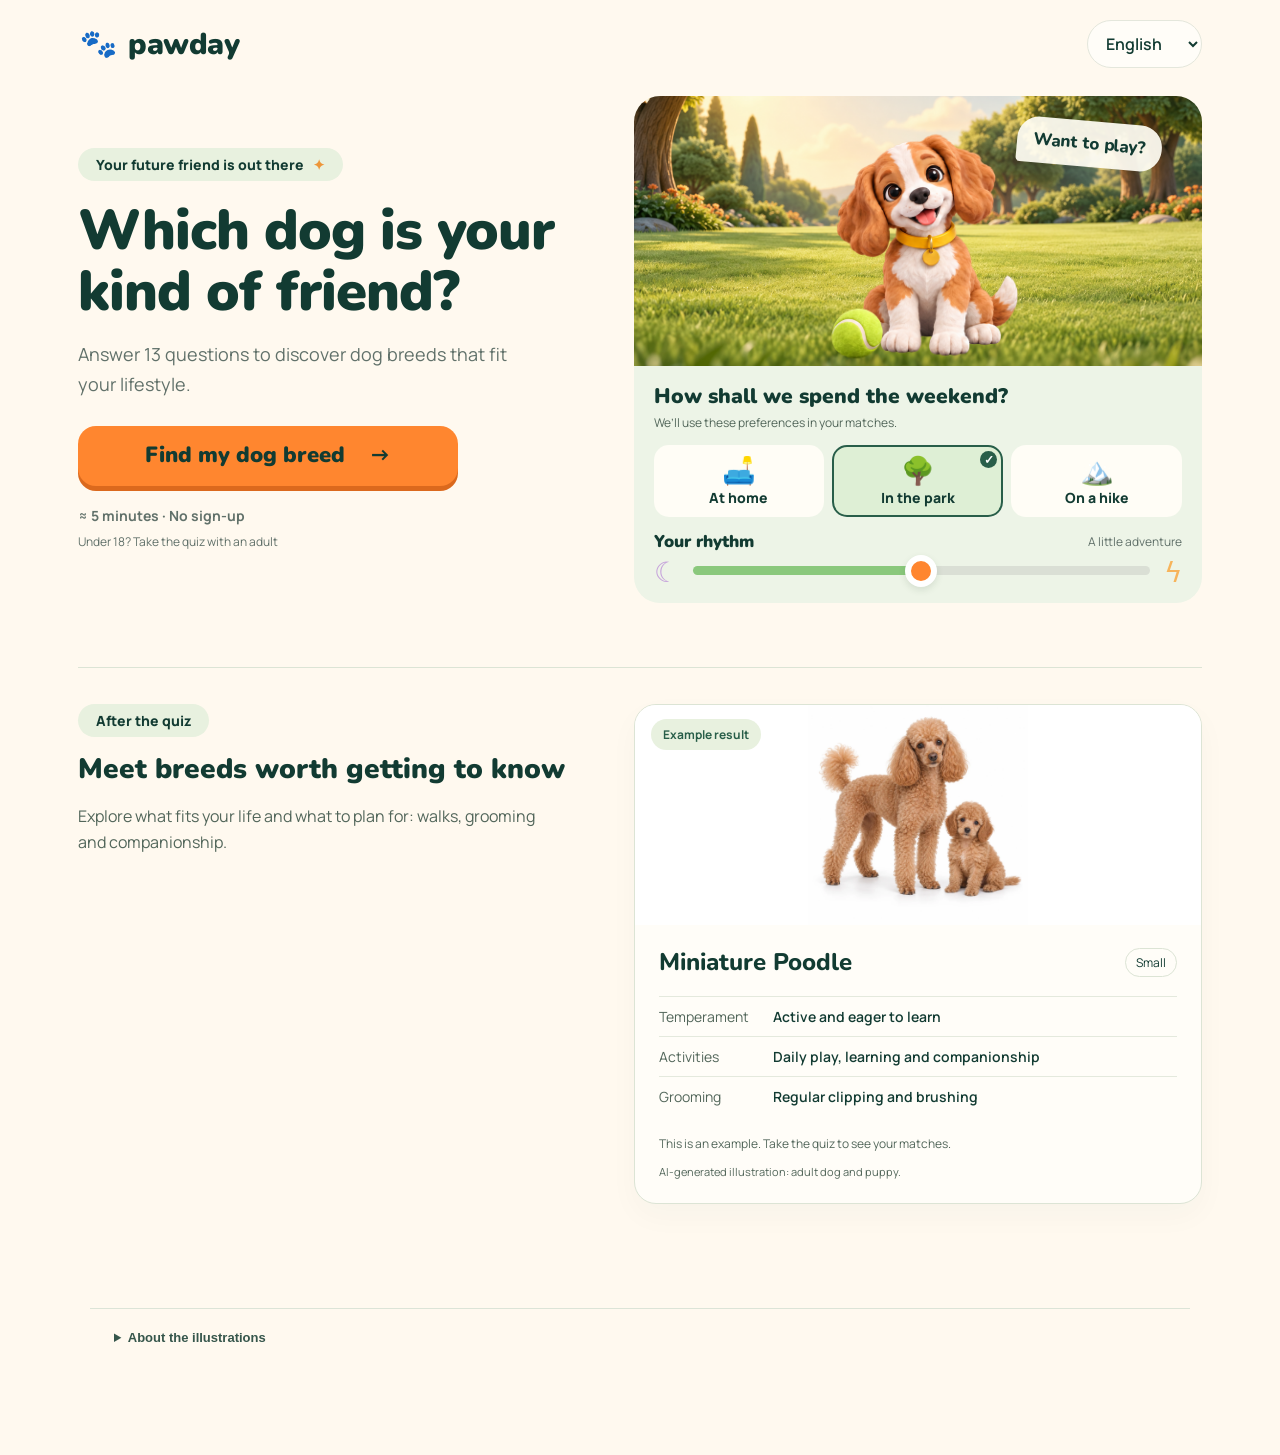
<file: index.html>
<!doctype html><html lang="en"><head><base href="./"><meta charset="UTF-8"><meta name="viewport" content="width=device-width,initial-scale=1,viewport-fit=cover"><meta name="theme-color" content="#FF7A30"><title>Pawday — Smart Dog Breed Finder</title><meta name="description" content="Find a dog breed that fits your lifestyle."><link rel="icon" type="image/png" href="assets/icons/icon-192.png"><link rel="stylesheet" href="style.css"><link rel="stylesheet" href="youth-ui.css?v=24"><link rel="stylesheet" href="redesign.css?v=34"><link rel="stylesheet" href="playful.css?v=36"><link rel="stylesheet" href="results-design.css?v=53"><link rel="stylesheet" href="live-counter.css?v=47"><link rel="stylesheet" href="quiz-groups.css?v=51"><link rel="stylesheet" href="result-sharing.css?v=56"><link rel="manifest" href="manifest.json"><meta name="mobile-web-app-capable" content="yes"><meta name="apple-mobile-web-app-capable" content="yes"><meta name="apple-mobile-web-app-status-bar-style" content="default"><meta name="apple-mobile-web-app-title" content="Pawday"><link rel="apple-touch-icon" href="assets/icons/apple-touch-icon.png"><link rel="stylesheet" href="pwa/theme.css"></head><body><a class="skip-link" href="#app">Skip to content</a><header><a class="brand" href="#" aria-label="Pawday"><span class="brand-icon" aria-hidden="true">🐾</span><span>pawday</span></a><div class="headright"><span id="prototype" class="badge"></span><select id="language" aria-label="Language"><option value="ru">Русский</option><option value="en">English</option><option value="zh">简体中文</option></select></div></header><main id="app"></main><script src="breeds.js?v=32"></script><script src="breed-evidence.js?v=32"></script><script src="app.js?v=51"></script><script src="breed-photos.js?v=58"></script><script src="breed-ratings.js?v=32"></script><script src="matching.js?v=54"></script><script src="youth-ui.js?v=31"></script><script src="breed-coats.js?v=34"></script><script src="coat-preferences.js?v=45"></script><script src="database-v6.js?v=55"></script><script src="database-v6-adapter.js?v=39"></script><script src="adult-puppy-photos.js?v=20261027-prod1"></script><script src="pwa/cat-review.js?v=57"></script><script src="pwa/matcher-v6.js?v=51"></script><script src="matcher-v2-ui.js?v=51"></script><script src="live-counter.js?v=51"></script><script src="quiz-groups.js?v=51"></script><script src="redesign.js?v=51"></script><script src="playful.js?v=51"></script><script src="results-design.js?v=47&build=49"></script><script src="pwa/cat-guidance-ui.js?v=57"></script><script src="share-core.js?v=56"></script><script src="result-sharing.js?v=56"></script><script src="pwa/adult-puppy-credits.js?v=20261027-prod1"></script><script src="pwa/ownership-guidance-ui.js?v=59"></script><script src="pwa/rhythm.js"></script><script src="pwa/locales.js"></script><script src="pwa/register.js"></script></body></html>
</file>
<file: style.css>
@import url('https://fonts.googleapis.com/css2?family=Manrope:wght@400;500;600;700;800&display=swap');
:root{font-family:Manrope,Arial,sans-serif;color:#172345;background:#f4f6fb;font-size:16px}*{box-sizing:border-box}body{margin:0}button,select{font:inherit}button,a,select{-webkit-tap-highlight-color:transparent}button{cursor:pointer}header{height:94px;max-width:1320px;margin:auto;padding:20px 40px;display:flex;align-items:center;justify-content:space-between}.brand{font-size:34px;font-weight:800;letter-spacing:-1.5px;text-decoration:none;color:#2349db;display:flex;align-items:center;gap:9px}.headright{display:flex;gap:18px;align-items:center}.badge{font-size:13px;border:1px solid #d4dbe9;border-radius:30px;padding:7px 12px;color:#52607d}select{padding:10px 12px;border:1px solid #cbd2e1;border-radius:12px;background:white;color:#172345;max-width:100%}main{max-width:1240px;margin:16px auto 40px}.shell{display:grid;grid-template-columns:390px 1fr;min-height:710px;background:white;border-radius:30px;overflow:hidden;box-shadow:0 14px 70px #17336e0a}.companion{background:#2349db;color:white;padding:38px 34px;display:flex;flex-direction:column;position:relative}.eyebrow{font-size:13px;font-weight:800;letter-spacing:1.8px;text-transform:uppercase}.companion h2{font-size:36px;line-height:1.16;letter-spacing:-1px;margin:20px 0 10px}.companion p{line-height:1.7;color:#e0e7ff;margin:0}.mascot{width:100%;aspect-ratio:1;object-fit:cover;border-radius:28px;margin:24px 0 18px}.trail{margin-top:auto;display:flex;gap:7px}.trail span{height:6px;background:#ffffff40;border-radius:10px;flex:1}.trail span.done{background:#ffdb69}.helper{margin-top:17px!important;font-size:14px}.work{padding:48px 54px;display:flex;flex-direction:column}.topline{display:flex;justify-content:space-between;align-items:center;color:#64708c;font-size:14px;gap:15px}.chapter{color:#2349db;font-weight:800}.progress{height:5px;background:#e9edf7;border-radius:8px;margin:18px 0 34px;overflow:hidden}.progress div{height:100%;background:#2349db;transition:width .3s}.work h1{font-size:38px;letter-spacing:-1.2px;line-height:1.22;margin:0 0 14px}.intro h1{font-size:52px;line-height:1.12}.sub{line-height:1.7;color:#64708c;margin:0 0 26px}.choices{display:grid;grid-template-columns:1fr 1fr;gap:12px;margin:6px 0 24px}.choice{min-height:96px;border:1.5px solid #dce2ed;background:#fff;border-radius:16px;padding:18px;text-align:left;display:flex;align-items:center;gap:12px;color:#243254;font-weight:600;transition:.15s}.choice:hover{background:#f7f9ff;border-color:#9ab0ff}.choice.selected{background:#edf2ff;border:2px solid #2349db;padding:17.5px;color:#1d3cc1}.ico{font-size:29px;flex-shrink:0}.check{margin-left:auto;color:#2349db;font-size:20px}.bottom{margin-top:auto;display:flex;align-items:center;justify-content:space-between;gap:16px;padding-top:22px}.primary{background:#2349db;color:white;border:0;border-radius:14px;padding:16px 26px;font-weight:700;box-shadow:0 5px 0 #1836aa;min-height:54px}.primary:hover{background:#1d3cc1}.primary:disabled{background:#d8deed;box-shadow:none;color:#78839e;cursor:default}.back,.textbutton{background:none;border:0;color:#60708e;padding:12px 0;font-weight:600}.yellow{background:#ffdd73;color:#172345;box-shadow:0 5px 0 #dcb750}.facts{display:flex;flex-wrap:wrap;gap:10px;margin:10px 0 35px}.facts span{background:#f0f3fa;border-radius:25px;padding:10px 14px;font-size:14px}.intro .eyebrow{color:#2349db;margin:10px 0 22px}.previewnote{padding:16px 18px;border-radius:14px;background:#f4f6fb;color:#61708d;font-size:14px;line-height:1.6;margin-top:28px}.result-wrap{background:white;border-radius:28px;padding:38px}.result-wrap h1{font-size:40px;letter-spacing:-1px;margin:12px 0}.result-top{display:flex;justify-content:space-between;gap:20px;align-items:center}.result-grid{display:grid;grid-template-columns:repeat(3,1fr);gap:18px;margin:28px 0}.dogcard{border:1px solid #dce2ed;border-radius:22px;padding:25px;display:flex;flex-direction:column}.dogcard:first-child{border:2px solid #2349db}.rank{font-weight:800;font-size:13px;color:#2349db;letter-spacing:1px}.dogcard h2{font-size:25px;line-height:1.3;margin:18px 0 5px}.latin{color:#758099;font-size:13px;margin-bottom:18px}.pill{align-self:flex-start;font-size:13px;background:#eff3ff;color:#2349db;border-radius:20px;padding:7px 10px}.dogcard h3{font-size:14px;margin:22px 0 7px}.dogcard p,.dogcard li{font-size:15px;line-height:1.65;color:#5d6c89}.dogcard ul{padding-left:19px;margin:0}.dogcard .textbutton{margin-top:auto;text-align:left;color:#2349db;padding-top:20px}.alert{background:#fff5d6;padding:18px 22px;border-radius:16px;line-height:1.65;margin:20px 0}.panel{background:#f3f6fd;padding:25px;border-radius:18px;margin:20px 0}.day{display:grid;grid-template-columns:repeat(3,1fr);gap:16px}.day p{line-height:1.7;color:#60708e}.day h3{margin-bottom:6px}.result-actions{display:flex;flex-wrap:wrap;gap:14px;align-items:center}.outline{background:white;border:1px solid #cbd4e7;color:#2349db;padding:14px 18px;border-radius:12px;font-weight:700}.compare{overflow:auto;margin:20px 0}table{border-collapse:collapse;width:100%;min-width:580px;font-size:14px}td,th{padding:15px;text-align:left;border-bottom:1px solid #dce2ed;line-height:1.5}th{color:#2349db}button:focus-visible,a:focus-visible,select:focus-visible{outline:3px solid #f2b832;outline-offset:4px}.footnote{font-size:13px;color:#76839a;line-height:1.7;margin-top:24px}.fade{animation:appear .25s ease}@keyframes appear{from{opacity:.5;transform:translateY(6px)}to{opacity:1;transform:none}}@media(min-width:1600px){main{margin-top:45px}}@media(max-width:1000px){main{margin:10px 20px 30px}.shell{grid-template-columns:290px 1fr}.companion{padding:30px 24px}.work{padding:35px 30px}.companion h2{font-size:29px}.intro h1{font-size:40px}.work h1{font-size:32px}.choice{padding:15px;min-height:100px}.choice.selected{padding:14.5px}.result-grid{gap:10px}.dogcard{padding:18px}}@media(max-width:720px){header{height:78px;padding:16px 20px}.brand{font-size:28px}.badge{display:none}.headright{gap:5px}main{margin:5px 12px 24px}.shell{grid-template-columns:1fr;min-height:0;border-radius:22px}.companion{min-height:118px;padding:20px 22px;display:block}.companion .eyebrow,.companion h2,.companion>p:not(.helper),.trail{display:none}.mascot{position:absolute;right:16px;top:6px;width:108px;margin:0;border-radius:18px}.companion .helper{max-width:64%;margin:10px 0!important;font-size:15px;color:white}.work{padding:27px 23px;min-height:540px}.intro{min-height:500px}.work h1{font-size:30px;letter-spacing:-.8px}.intro h1{font-size:39px}.choices{gap:10px}.choice{font-size:14px;min-height:94px;padding:12px;gap:8px}.choice.selected{padding:11.5px}.ico{font-size:25px}.progress{margin:16px 0 25px}.bottom{padding-top:15px}.primary{padding:15px 21px}.result-wrap{padding:24px 18px}.result-wrap h1{font-size:30px}.result-top{align-items:flex-start}.result-grid,.day{grid-template-columns:1fr}.dogcard{padding:22px}.result-actions>button{flex:1}.result-top .outline{padding:10px;font-size:13px}.previewnote{margin-top:20px}}@media(prefers-reduced-motion:reduce){*{animation:none!important;transition:none!important}}
.decision{margin:24px 0;padding:24px 28px;border:1px solid #c9d5f9;border-left:5px solid #2349db;border-radius:16px;background:#f1f5ff}.decision h2{font-size:21px;margin:0 0 12px;line-height:1.35}.decision p,.decision li{font-size:16px;line-height:1.7;color:#364768}.decision p{margin:0 0 12px}.decision ul{padding-left:21px;margin:0}.decision li+li{margin-top:9px}@media(max-width:720px){.decision{padding:20px}.decision h2{font-size:20px}}
.breed-details{margin:18px 0;border-top:1px solid #dce2ed;padding-top:16px}.breed-details summary{color:#2349db;cursor:pointer;font-weight:700;font-size:15px;line-height:1.5}.breed-details dt{font-weight:800;font-size:14px;margin:16px 0 5px}.breed-details dd{margin:0;font-size:15px;line-height:1.7;color:#5d6c89}.breed-details a,.panel a{color:#2349db;overflow-wrap:anywhere}.panel summary{font-weight:700;cursor:pointer}.panel>p{line-height:1.7}.result-grid:has(>.dogcard:only-child){grid-template-columns:minmax(280px,620px)}details summary:focus-visible{outline:3px solid #f2b832;outline-offset:4px}

.conditional-card{border-top:1px solid #dbe2ef;padding:20px 0}.panel li .textbutton{margin:6px 0}.bottom{flex-wrap:wrap}

.review-card{border-top:1px solid #dbe2ef;padding:20px 0}.individual-review>details>summary{cursor:pointer;padding:12px 0;font-weight:700}

.profile-summary{margin:1.5rem 0;padding-top:1rem;border-top:1px solid #dce1ef}.profile-summary dl{margin:0}.profile-summary dt{font-weight:700;margin-top:1rem;color:#1c2446}.profile-summary dd{margin:.35rem 0 0;line-height:1.55}.profile-summary ul{padding-left:1.2rem}.match-status{font-weight:600;color:#3045df}.dogcard .rank{line-height:1.5;letter-spacing:.05em}
</file>
<file: youth-ui.css>
/* Expressive editorial cards, clear touch targets, restrained motion. */
:root{--ink:#182240;--blue:#294be8;--blue-dark:#1733b2;--paper:#fff;--canvas:#edf0ff;--yellow:#ffdf58;--line:#d6ddf0;color:var(--ink);background:var(--canvas)}
body{background:var(--canvas)}
header{max-width:1320px;height:96px;padding:22px 36px}.brand{color:var(--ink);gap:10px;font-size:36px;letter-spacing:-2px}.brand-icon{font-size:25px;background:var(--yellow);width:45px;height:45px;border-radius:15px;display:grid;place-items:center;transform:rotate(-8deg)}.badge{border:0;color:#53607d;font-size:14px;padding:0}.headright{gap:24px}#language{border:1.5px solid var(--line);border-radius:99px;font-size:16px;padding:12px 17px;min-height:48px}
main{max-width:1248px;margin:14px auto 48px;padding:0 20px}.shell{border:0;border-radius:32px;box-shadow:none;grid-template-columns:310px minmax(0,1fr);min-height:720px;overflow:visible;background:transparent;gap:22px}.companion{border-radius:30px;overflow:hidden;background:var(--blue);padding:30px 26px;align-self:start;min-height:660px}.companion h2{font-size:36px;line-height:1.12;margin:28px 0 0;letter-spacing:-1.5px}.companion .eyebrow{font-size:12px;color:#ebefff}.mascot{width:calc(100% + 52px);margin:8px -26px 0;border-radius:0;aspect-ratio:1;object-fit:cover;mix-blend-mode:normal;height:auto}.guide-bubble{position:relative;display:flex;align-items:flex-start;gap:12px;background:var(--yellow);color:var(--ink);padding:18px;border-radius:20px 20px 20px 4px;margin-top:4px;transform:rotate(-2deg)}.guide-bubble>span{font-size:24px}.guide-bubble p{font-size:16px;line-height:1.5;color:var(--ink);margin:0}.art-caption{font-size:14px;line-height:1.5!important;margin:20px 0 0!important;color:white!important}.work{background:white;border-radius:30px;padding:34px 40px;min-width:0}.work h1{font-size:clamp(30px,3vw,42px);line-height:1.16;letter-spacing:-1.3px;max-width:750px;color:var(--ink)}h1:focus{outline:none}.sub{color:#52617d;font-size:17px;line-height:1.6;margin-bottom:20px}.welcome-shell{grid-template-columns:minmax(0,1.15fr) minmax(0,.85fr);gap:0;background:white;border-radius:34px;overflow:hidden;min-height:660px}.welcome-art{order:2;border-radius:0;align-self:stretch;min-height:0;padding:28px 30px}.welcome-art h2{display:none}.welcome-art .mascot{width:calc(100% + 60px);margin:5px -30px -28px}.welcome-art .guide-bubble{max-width:360px;margin:0 auto;transform:rotate(-4deg)}.welcome-art .art-caption{text-align:center;margin-top:26px!important}.welcome-shell .intro{order:1;padding:48px 44px;display:flex;justify-content:center;border-radius:0}.intro-label{font-size:13px;font-weight:800;letter-spacing:1.6px;margin-bottom:26px;color:var(--blue)}.intro h1{font-size:clamp(42px,4.8vw,66px);line-height:1.04;letter-spacing:-3px;margin-bottom:25px}.intro .sub{max-width:410px;font-size:18px}.facts{gap:8px;margin:2px 0 25px}.facts span{background:#f1f3ff;font-size:14px;padding:9px 11px;font-weight:600}.start-button{width:100%;display:flex;justify-content:space-between;align-items:center;font-size:18px;min-height:62px}.start-button>span{font-size:28px}.primary{border:2px solid var(--blue);border-radius:17px;box-shadow:0 4px 0 var(--blue-dark);background:var(--blue);min-height:54px;padding:14px 23px;font-size:16px;font-weight:800;transition:transform .15s,box-shadow .15s,background .15s}.primary:hover{background:var(--blue-dark);border-color:var(--blue-dark)}.primary:active{transform:translateY(3px);box-shadow:0 1px 0 var(--blue-dark)}.primary:disabled{border-color:#d9deeb;color:#65728c;background:#e4e8f1;box-shadow:none}.yellow{background:var(--yellow);border-color:var(--yellow);color:var(--ink);box-shadow:0 4px 0 #d2ad20}.yellow:hover{background:#ffe779;border-color:#ffe779}.family-hint{font-size:14px;line-height:1.6;color:#52617d;margin:22px 0 0}.intro-info{font-size:14px;margin:18px 0 0;color:#52617d;line-height:1.65}.intro-info summary{cursor:pointer;color:var(--ink);font-weight:700;padding:5px 0}.intro-info p{margin:14px 0 0}.chapters{display:flex;justify-content:space-between;gap:6px;padding:0 0 28px}.chapter-step{display:flex;align-items:center;gap:7px;color:#5d6982;font-size:13px;font-weight:700}.chapter-step b{display:grid;place-items:center;border-radius:50%;width:28px;height:28px;background:#f0f2f9;font-size:13px;flex-shrink:0}.chapter-step.current{color:var(--blue)}.chapter-step.current b{background:var(--yellow);color:var(--ink);box-shadow:0 0 0 3px #fff7cf}.chapter-step.complete b{background:var(--blue);color:white}.topline{font-weight:800;color:var(--blue);font-size:14px}.step-total{font-weight:500;color:#66728b}.progress{height:9px;margin:12px 0 30px;background:#e9edfb;border-radius:99px}.progress div{background:var(--blue);border-radius:99px;transition:width .25s ease}.question-content{flex:1}.answer-hint{font-size:14px;color:#5d6982;font-weight:600;margin:0 0 12px}.choices{gap:12px;margin:0 0 18px}.choice{position:relative;display:grid;grid-template-columns:40px 1fr 24px;align-items:center;gap:12px;min-height:104px;padding:18px 15px;border:2px solid #e0e4f0;border-radius:20px;box-shadow:0 3px 0 #e0e4f0;background:white;color:var(--ink);font-size:16px;line-height:1.4;font-weight:700;transition:transform .16s,background .16s,border-color .16s;touch-action:manipulation}.choice .ico{display:grid;place-items:center;font-size:30px;width:40px}.choice-marker{display:grid;place-items:center;width:24px;height:24px;border:1.5px solid #d7ddef;border-radius:50%;color:#71809b;font-size:16px}.choice.selected{padding:18px 15px;background:#eef1ff;border:2px solid var(--blue);box-shadow:0 3px 0 var(--blue);color:var(--blue-dark)}.choice.selected .choice-marker{background:var(--blue);color:white;border-color:var(--blue)}.choice:active{transform:translateY(2px)}@media(hover:hover){.choice:hover{transform:translateY(-2px);background:#f6f7ff;border-color:#b1bcf1}.choice.selected:hover{border-color:var(--blue)}}.question-help{font-size:14px;color:#53607a;line-height:1.65;margin-top:16px}.question-help summary{cursor:pointer;min-height:44px;padding:12px 0;font-weight:700}.question-help p{margin:0 0 12px}.bottom{padding:22px 0 4px;margin-top:16px;border-top:1px solid #e5e9f5;gap:12px;flex-wrap:wrap}.bottom .primary{margin-left:auto;min-width:160px}.back{padding:14px 8px;min-height:48px;font-size:16px;color:#4f5b78}.return-results{width:100%;text-align:right;font-size:14px}.select-label{display:block;font-weight:700;margin:14px 0 8px;font-size:16px}#favorite-breed{width:100%;min-height:58px;border:2px solid #cdd6ee;font-size:16px;border-radius:16px;padding:14px}.outline{border:2px solid var(--line);border-radius:16px;font-size:16px;min-height:48px}.result-wrap{background:transparent;border-radius:0;padding:16px 0}.result-top .eyebrow{font-size:13px}.result-wrap>h1{font-size:clamp(32px,4.5vw,54px);line-height:1.12;letter-spacing:-1.8px;max-width:880px;margin:24px 0 18px}.result-wrap>.sub{max-width:820px;font-size:18px}.result-grid{gap:18px;align-items:start}.dogcard{border:0;border-radius:25px;padding:25px;background:white;box-shadow:0 5px 0 #d9dff3;overflow:hidden}.dogcard:first-child{border:0}.rank{display:flex;align-items:center;gap:10px;font-size:13px;letter-spacing:0!important;color:var(--blue)}.option-number{background:var(--yellow);border-radius:12px;display:grid;place-items:center;width:38px;height:38px;font-size:16px;flex-shrink:0}.dogcard:nth-child(2) .option-number{background:#dce8ff}.dogcard:nth-child(3) .option-number{background:#ffdce6}.dogcard h2{font-size:28px;letter-spacing:-.8px;margin:20px 0 6px}.latin{font-size:14px;color:#56627c}.pill{font-size:14px;padding:8px 12px;border-radius:99px;background:#edf1ff;color:var(--blue-dark)}.dogcard h3{font-size:16px;font-weight:800;margin:20px 0 8px}.dogcard p,.dogcard li,.breed-details dd{font-size:16px;line-height:1.6;color:#4c5c78}.dogcard .group-label{font-size:14px;color:var(--blue-dark);font-weight:700;margin-bottom:0}.dogcard .textbutton{border-top:1px solid var(--line);padding:16px 0 0;margin-top:20px;font-size:16px}.match-reasons{margin:16px 0 0;color:#4c5c78}.match-reasons summary{font-size:15px;line-height:1.5;font-weight:700;cursor:pointer;padding:10px 0}.match-reasons li{margin:8px 0}.profile-summary{border-top:2px solid #eef1fa;margin:20px 0 0;padding-top:2px}.strength-list{list-style:none;padding:0!important}.strength-list li{padding:8px 0 8px 20px;position:relative}.strength-list li:before{content:'+';position:absolute;left:0;color:var(--blue);font-weight:800}.life-fact{display:flex;gap:12px;background:#f1f4ff;border-radius:16px;padding:16px;margin:18px 0}.life-fact>span{font-size:26px;color:var(--blue)}.life-fact strong{font-size:14px;color:var(--ink)}.life-fact p{font-size:15px!important;line-height:1.6;margin:7px 0 0}.life-fact a{color:var(--blue-dark)}.fact-fold{border-bottom:1px solid var(--line)}.fact-fold summary{cursor:pointer;padding:16px 0;font-weight:800;font-size:16px;color:var(--ink);line-height:1.5}.fact-fold summary>span{font-size:20px;color:var(--blue);margin-right:4px}.fact-fold h4{font-size:15px;margin:12px 0 6px}.fact-fold p{margin:8px 0 16px}.footnote,.dogcard .footnote{font-size:14px;line-height:1.6;color:#596781}.breed-details{margin:18px 0 0}.breed-details summary{font-size:15px;min-height:44px;padding:10px 0}.breed-details dt{font-size:15px}.panel{border-radius:22px;background:white;padding:26px}.panel h2{font-size:26px;letter-spacing:-.6px;line-height:1.25}.panel h3{font-size:23px;line-height:1.25}.panel p,.panel li{font-size:16px;line-height:1.65}.panel .profile-summary{max-width:780px}.panel .profile-summary h3{font-size:17px}.conditional-card,.review-card{padding:24px 0}.conditional-card h3,.review-card h3{margin-top:18px}.previewnote{background:#e3e9fb;color:#4a5c79;font-size:14px;line-height:1.7;border-radius:20px}.decision{background:#e1e8ff;border:0;border-left:4px solid var(--blue);border-radius:20px;padding:25px}.compare{background:white;border-radius:20px}td,th{font-size:15px}.skip-link{position:absolute;top:-100px;left:20px;background:var(--yellow);padding:12px 20px;color:var(--ink);z-index:10;border-radius:10px}.skip-link:focus{top:10px}button:focus-visible,a:focus-visible,select:focus-visible,summary:focus-visible{outline:3px solid #172345;outline-offset:4px}.fade{animation:appear .2s ease}.question-help[open],.fact-fold[open]{padding-bottom:8px}
@media(min-width:1400px){main{margin-top:20px}.welcome-shell{min-height:700px}.welcome-shell .intro{padding:55px}}
@media(max-width:1100px){.shell{grid-template-columns:260px minmax(0,1fr);gap:18px}.companion{padding:25px 22px}.mascot{width:calc(100% + 44px);margin-left:-22px;margin-right:-22px}.companion h2{font-size:31px}.work{padding:30px}.chapter-step{font-size:12px;gap:5px}.chapter-step b{width:25px;height:25px}.welcome-shell{grid-template-columns:1.1fr .9fr;gap:0}.welcome-shell .intro{padding:36px}.welcome-art .mascot{width:calc(100% + 44px);margin:10px -22px 0}.intro h1{font-size:51px}.choice{grid-template-columns:32px 1fr 22px;gap:8px;font-size:16px}.choice .ico{width:32px;font-size:27px}.result-grid{grid-template-columns:repeat(2,minmax(0,1fr))}}
@media(max-width:800px){header{padding:18px 22px;height:82px}.badge{display:none}main{padding:0 14px;margin:6px auto 30px}.shell{grid-template-columns:1fr;gap:12px;min-height:0}.quiz-shell .companion{min-height:0;padding:16px 20px;border-radius:20px;display:flex;flex-direction:row;align-items:center;gap:14px}.quiz-shell .companion .eyebrow,.quiz-shell .companion h2,.quiz-shell .art-caption{display:none}.quiz-shell .mascot{position:static;margin:0;width:62px;height:62px;border-radius:16px;flex-shrink:0}.quiz-shell .guide-bubble{background:none;transform:none;padding:0;margin:0}.quiz-shell .guide-bubble>span{display:none}.quiz-shell .guide-bubble p{color:white;font-size:14px;line-height:1.5;display:block}.work{padding:26px;border-radius:24px;min-height:0}.chapters{padding-bottom:22px}.chapter-step{font-size:13px;gap:6px}.progress{margin-bottom:24px}.work h1{font-size:33px}.choices{margin-top:0}.bottom{background:white;position:sticky;bottom:0;z-index:2;padding:16px 0 max(12px,env(safe-area-inset-bottom));margin-top:18px}.quiz-work{padding-bottom:0}.welcome-shell{gap:0;display:grid;grid-template-columns:1fr}.welcome-art{order:0;min-height:152px;padding:18px 20px;border-radius:0;display:flex;align-items:center;gap:18px}.welcome-art .eyebrow,.welcome-art .art-caption{display:none}.welcome-art .mascot{position:static;margin:-18px 0;width:145px;height:152px;border-radius:0;order:2;flex-shrink:0}.welcome-art .guide-bubble{transform:none;padding:14px;max-width:none;margin:0;border-radius:17px 17px 4px 17px;order:1}.welcome-art .guide-bubble p{font-size:15px;color:var(--ink);display:block}.welcome-art .guide-bubble>span{display:none}.welcome-shell .intro{padding:30px;min-height:0}.intro h1{font-size:45px;letter-spacing:-2px}.intro-label{margin-bottom:18px}.intro .sub{font-size:17px;max-width:500px}.facts{margin-bottom:22px}.result-wrap{padding:12px 4px}.result-wrap h1{font-size:38px;letter-spacing:-1.2px}.result-top .outline{font-size:14px;padding:10px 12px;flex-shrink:0}.result-top{gap:14px}.result-grid{grid-template-columns:1fr}.dogcard{padding:24px}.dogcard h2{font-size:30px}.result-wrap>.sub{font-size:16px}.day{grid-template-columns:1fr}.panel{padding:22px}.result-grid:has(>.dogcard:only-child){grid-template-columns:1fr}}
@media(max-width:430px){header{padding:15px 18px;height:76px}.brand{font-size:30px}.brand-icon{width:38px;height:38px;font-size:22px;border-radius:12px}#language{font-size:14px;min-height:44px;padding:10px 12px}main{padding:0 10px}.work{padding:23px 19px}.quiz-work{padding-bottom:0}.work h1{font-size:29px;letter-spacing:-.8px}.sub{font-size:16px}.choices{grid-template-columns:1fr}.choices.many-options{grid-template-columns:repeat(2,minmax(0,1fr))}.choice{min-height:76px;padding:15px 14px;grid-template-columns:35px 1fr 24px}.choice.selected{padding:15px 14px}.many-options .choice{grid-template-columns:1fr 24px;gap:6px;min-height:92px;padding:13px}.many-options .choice.selected{padding:13px}.many-options .ico{display:none}.choice-label{font-size:16px}.chapters{gap:8px}.chapter-step>span{position:absolute;width:1px;height:1px;overflow:hidden;clip-path:inset(50%);white-space:nowrap}.chapter-step{flex:1}.chapter-step b{width:100%;height:26px;border-radius:9px}.topline{font-size:13px}.quiz-shell .companion{padding:12px 16px;gap:10px}.quiz-shell .mascot{width:52px;height:52px}.bottom{gap:8px}.bottom .primary{padding:14px 16px;min-width:140px}.welcome-shell .intro{padding:26px 22px}.intro h1{font-size:41px;letter-spacing:-1.7px}.welcome-art{padding:14px 16px;min-height:130px;gap:8px}.welcome-art .mascot{width:112px;height:134px;margin:-14px 0}.welcome-art .guide-bubble{padding:12px}.welcome-art .guide-bubble p{font-size:14px}.intro-label{font-size:12px;margin-bottom:16px}.result-wrap>h1{font-size:33px}.result-top .eyebrow{font-size:11px;letter-spacing:1px}.dogcard{padding:22px}.panel h2{font-size:24px}}
@media(prefers-reduced-motion:reduce){*,*:before,*:after{animation:none!important;transition:none!important;scroll-behavior:auto!important}.choice:hover,.choice:active,.primary:active{transform:none}}

@media(hover:hover) and (prefers-reduced-motion:no-preference){.welcome-art .mascot{transition:transform .4s ease}.welcome-art:hover .mascot{transform:rotate(2deg) scale(1.025)}}
/* Compact questionnaire: keep every answer discoverable on a phone. */
.quiz-shell .companion{display:none}.quiz-shell{display:block;max-width:780px;margin:0 auto;min-height:0}.quiz-work{padding:24px 30px 12px;min-height:0}.quiz-work .chapters{padding-bottom:14px}.quiz-work .progress{height:7px;margin:9px 0 18px}.quiz-work h1{font-size:30px;line-height:1.18;margin-bottom:10px}.quiz-work .sub{font-size:16px;line-height:1.45;margin-bottom:12px}.quiz-work .answer-hint{margin-bottom:8px}.quiz-work .choices{gap:9px}.quiz-work .choice,.quiz-work .choice.selected{min-height:65px;padding:11px 13px;border-radius:14px;grid-template-columns:30px 1fr 22px;font-size:16px;box-shadow:0 2px 0 #dce2f0}.quiz-work .choice.selected{box-shadow:0 2px 0 var(--blue)}.quiz-work .ico{font-size:24px;width:30px}.quiz-work .choice-marker{width:22px;height:22px}.quiz-work .question-help{margin-top:4px}.quiz-work .question-help summary{min-height:40px;padding:9px 0}.quiz-work .bottom{margin-top:6px;padding-top:12px}.breed-photo{margin:0 0 20px}.breed-photo img{display:block;width:100%;aspect-ratio:4/3;object-fit:cover;border-radius:17px;background:#e8edfa}.breed-photo figcaption{font-size:12px;line-height:1.45;color:#5b6880;margin-top:7px}.breed-photo figcaption a{color:#4c5da0}.conditional-card .breed-photo,.review-card .breed-photo{max-width:360px}.photo-unavailable{background:#edf1fb;padding:24px;border-radius:16px;line-height:1.5}
@media(max-width:800px){.quiz-work{padding:20px 22px 0}.quiz-work .bottom{padding-bottom:max(12px,env(safe-area-inset-bottom))}.quiz-work h1{font-size:28px}}
@media(max-width:430px){header{height:66px;padding-top:10px;padding-bottom:10px}.quiz-work{padding:17px 16px 0}.quiz-work .chapters{padding-bottom:10px}.quiz-work h1{font-size:25px;line-height:1.15}.quiz-work .sub{font-size:15px;line-height:1.4;margin-bottom:10px}.quiz-work .choices,.quiz-work .choices.many-options{grid-template-columns:1fr;gap:8px;margin-bottom:6px}.quiz-work .choice,.quiz-work .choice.selected,.quiz-work .many-options .choice,.quiz-work .many-options .choice.selected{grid-template-columns:26px 1fr 20px;min-height:49px;padding:9px 10px;gap:9px}.quiz-work .many-options .ico{display:grid}.quiz-work .choice-label{font-size:15px;line-height:1.3}.quiz-work .ico{width:26px;font-size:22px}.quiz-work .choice-marker{width:20px;height:20px;font-size:14px}.quiz-work .progress{margin-bottom:15px}.quiz-work .bottom{padding-top:9px}.quiz-work .bottom .primary{min-height:48px;padding:11px 16px}.quiz-work .back{min-height:44px;padding:11px 4px}.quiz-work .question-help summary{padding:8px 0;min-height:36px}.quiz-work .answer-hint{font-size:13px}.quiz-work .topline{font-size:12px}}
@media(max-width:430px) and (max-height:730px){.quiz-work .chapters{display:none}.quiz-work h1{font-size:23px}.quiz-work .choice,.quiz-work .choice.selected,.quiz-work .many-options .choice,.quiz-work .many-options .choice.selected{min-height:46px;padding:8px 10px}.quiz-work .sub{margin-bottom:7px}}

.breed-photo img{object-fit:contain;background:white}.result-wrap>.panel>.breed-photo{max-width:360px}

@media(max-width:430px){.quiz-work .choices.numeric-options{grid-template-columns:repeat(2,minmax(0,1fr))}.quiz-work .numeric-options .choice,.quiz-work .numeric-options .choice.selected{grid-template-columns:1fr 20px;min-height:49px}.quiz-work .numeric-options .ico{display:none}}

.exploration-card{margin-top:24px;padding-top:20px;border-top:2px solid var(--line,#d8def0)}
.exploration-card .result-actions{gap:8px;flex-wrap:wrap}.exploration-card .outline{font-size:14px;min-height:44px;padding:8px 12px}

/* A photo wall for discovery; a compact, answer-driven meeting journey. */
.welcome-shell{grid-template-columns:minmax(0,1fr) minmax(0,1.12fr);min-height:0;align-items:stretch}
.dog-gallery{order:2;padding:28px;background:#304be7;color:white;min-width:0;overflow:hidden;position:relative}
.gallery-heading{display:flex;justify-content:space-between;align-items:center;font-size:13px;font-weight:800;letter-spacing:1px;margin-bottom:20px}.gallery-heading>span:last-child{color:#ffe364;font-size:30px}
.dog-mosaic{display:grid;grid-template-columns:repeat(3,minmax(0,1fr));gap:12px;align-items:start;padding:5px}
.mosaic-dog{margin:0;background:white;border-radius:18px;padding:7px;color:#192443;box-shadow:0 7px 0 #1934ae;transition:transform .2s;min-width:0}
.mosaic-dog img{display:block;width:100%;height:auto;aspect-ratio:1/1.2;object-fit:contain;background:white;border-radius:12px}
.mosaic-dog figcaption{padding:8px 4px 5px;line-height:1.25}.mosaic-dog strong{display:block;font-size:14px}.mosaic-dog figcaption span{display:inline-block;font-size:12px;color:#56627e;margin-top:5px}
.dog-0{transform:rotate(-5deg);margin-top:16px}.dog-1{transform:rotate(3deg)}.dog-2{transform:rotate(5deg);margin-top:18px}.dog-3{transform:rotate(-3deg)}.dog-4{transform:rotate(4deg);margin-top:12px}.dog-5{transform:rotate(-4deg)}
.gallery-footer{display:flex;align-items:center;gap:14px;margin:24px 4px 12px}.gallery-footer>span{font-size:38px;color:#ffe364}.gallery-footer p{font-size:18px;font-weight:700;line-height:1.35;color:white;margin:0}.gallery-credits{font-size:12px;line-height:1.5;color:#e4e9ff}.gallery-credits summary{cursor:pointer;min-height:28px}.gallery-credits a{color:white}
.friendship-journey{margin:13px 0 17px;background:#f0f3ff;border-radius:18px;padding:10px 14px 8px}.journey-labels{display:flex;justify-content:space-between;font-size:13px;font-weight:700;color:#3447b1}.journey-lane{height:48px;position:relative;margin:0 8px 0 0}.journey-track{position:absolute;left:20px;right:28px;top:26px;border-top:3px dashed #bdc7f2}.journey-traveller{position:absolute;left:calc(var(--journey) * (100% - 100px));top:8px;animation:journey-walk .55s ease-out both;z-index:2}.journey-traveller>span{display:grid;place-items:center;width:38px;height:38px;border:3px solid #233dc8;background:#ffe365;color:#192443;border-radius:50%;font-size:29px;line-height:1}.journey-dog{position:absolute;right:0;top:0;width:52px;height:52px;object-fit:cover;border-radius:50%;border:3px solid white;background:#304be7}.journey-heart{position:absolute;right:59px;top:14px;color:#df4775;font-size:24px}.journey-caption{font-size:12px!important;line-height:1.35!important;margin:5px 0 0!important;color:#53617e!important}
@keyframes journey-walk{from{left:calc(var(--journey-from) * (100% - 100px))}to{left:calc(var(--journey) * (100% - 100px))}}
@media(hover:hover){.mosaic-dog:hover{transform:translateY(-5px) rotate(0)}}
@media(max-width:800px){.welcome-shell{display:flex;flex-direction:column}.welcome-shell .intro{order:1;padding:28px}.dog-gallery{order:2;padding:20px}.dog-mosaic{grid-template-columns:repeat(3,minmax(0,1fr));gap:12px}.mosaic-dog img{aspect-ratio:1.1}.welcome-shell .intro h1{max-width:600px}.gallery-footer{margin-top:16px}}
@media(max-width:430px){.welcome-shell .intro{padding:23px 21px}.intro h1{font-size:38px}.intro .sub{font-size:16px;margin-bottom:12px}.intro-label{margin-bottom:14px}.facts{margin-bottom:16px}.family-hint{margin-top:14px}.dog-gallery{padding:16px 12px}.gallery-heading{font-size:11px;letter-spacing:.5px;margin-bottom:10px}.dog-mosaic{gap:9px}.mosaic-dog{padding:4px;border-radius:13px}.mosaic-dog strong{font-size:12px}.mosaic-dog figcaption{padding:6px 2px}.mosaic-dog figcaption span{font-size:12px}.gallery-footer p{font-size:16px}.friendship-journey{margin:9px 0 12px;padding:7px 10px 6px}.journey-labels{font-size:12px}.journey-lane{height:43px}.journey-dog{width:46px;height:46px}.journey-traveller>span{width:33px;height:33px;font-size:25px}.journey-caption{font-size:12px!important}}
@media(prefers-reduced-motion:reduce){.journey-traveller{animation:none}.mosaic-dog{transition:none}}

/* Override intrinsic HTML image height at every result-card width. */
.breed-photo{width:100%;max-width:400px;min-width:0}.breed-photo img{width:100%;height:auto;max-height:300px;aspect-ratio:4/3;object-fit:contain}.dogcard,.conditional-card,.review-card,.exploration-card{min-width:0}.mosaic-dog{align-self:stretch}.mosaic-dog img{max-width:100%;height:auto}
@media(max-width:600px){.breed-photo img{max-height:230px}.dog-mosaic .mosaic-dog{transform:none;margin-top:0}.dog-mosaic{align-items:stretch}.mosaic-dog strong{overflow-wrap:anywhere}}

.story-opening{order:2;display:flex;flex-direction:column;justify-content:center;background:#eaf0ff;padding:24px;min-width:0}.story-opening img{display:block;width:100%;height:auto;aspect-ratio:3/2;object-fit:contain;border-radius:24px}.story-opening p{font-size:20px;line-height:1.45;text-align:center;font-weight:700;color:#253cba;max-width:430px;margin:18px auto}.welcome-shell+.dog-gallery{margin-top:22px;border-radius:28px}.welcome-shell+.dog-gallery .dog-mosaic{grid-template-columns:repeat(6,minmax(0,1fr))}.welcome-shell+.dog-gallery .mosaic-dog img{aspect-ratio:1}.story-finish{display:flex;align-items:center;gap:22px;border-radius:24px;background:#edf2ff;margin:16px 0 24px;padding:12px 20px;overflow:hidden}.story-finish img{width:210px;height:140px;object-fit:contain;flex-shrink:0;border-radius:18px}.story-finish span{font-size:12px;font-weight:800;letter-spacing:1px;color:#3448bd}.story-finish p{font-size:26px;line-height:1.2;color:#172444;font-weight:800;margin:8px 0}.friendship-journey{background:#304be7;box-shadow:0 4px 0 #1b32ac;border:2px solid #304be7}.journey-labels{color:white}.journey-caption{color:#fff!important}.journey-track{border:0;height:8px;background:#798bff;border-radius:9px;overflow:hidden}.journey-track:after{content:'';display:block;width:calc(var(--journey) * 100%);height:100%;background:#ffe365;border-radius:9px;transition:width .4s}.journey-traveller>span{border-color:white;background:#ffe365;box-shadow:0 2px 0 #142990}.journey-heart{color:#ffdb6c}.journey-dog{border-color:#ffe365}
@media(max-width:800px){.story-opening{order:0;padding:12px 20px}.story-opening img{max-height:230px}.story-opening p{font-size:17px;margin:8px auto}.welcome-shell+.dog-gallery .dog-mosaic{grid-template-columns:repeat(3,minmax(0,1fr))}.story-finish{gap:12px;padding:10px 12px}.story-finish img{width:140px;height:105px}.story-finish p{font-size:21px}}
@media(max-width:430px){.story-opening img{max-height:190px}.story-opening p{font-size:16px}.story-finish img{width:110px;height:90px}.story-finish p{font-size:18px}.story-finish span{font-size:11px;letter-spacing:.3px}.story-finish{margin:12px 0 18px}.friendship-journey{margin-bottom:15px}}
@media(prefers-reduced-motion:reduce){.journey-track:after{transition:none}}
</file>
<file: redesign.css>
@import url('https://fonts.googleapis.com/css2?family=Manrope:wght@400;500;600;700&family=Unbounded:wght@600;700&display=swap');
:root{--bg:#edeffb;--ink:#171c45;--muted:#4a5078;--accent:#2f43c8;--line:#e2e5f5;--yellow:#f6d55c;--display:Unbounded,Manrope,sans-serif;background:var(--bg);color:var(--ink);font-family:Manrope,Arial,sans-serif}
body{background:var(--bg);color:var(--ink);padding-top:env(safe-area-inset-top,0px);padding-bottom:env(safe-area-inset-bottom,0px)}
body>header{max-width:1060px;height:auto;padding:24px 24px 0}.brand{font:700 24px var(--display);letter-spacing:-.5px;color:var(--ink);gap:10px}.brand-icon{width:40px;height:40px;border-radius:12px;background:var(--yellow);display:grid;place-items:center;font-size:23px}#prototype{display:none}#language{height:44px;border:1.5px solid #d3d7f0;border-radius:24px;background:white;color:var(--ink);padding:0 14px;font-weight:600}main#app{max-width:1060px;margin:auto;padding:0 24px 40px}button:focus-visible,a:focus-visible,select:focus-visible{outline:3px solid var(--accent);outline-offset:4px}
.template-page{max-width:590px;margin:auto}.template-page.is-opening{max-width:none}.template-intro{padding-top:44px;display:grid;grid-template-columns:1fr 1fr;column-gap:44px;align-items:center}.template-hero .eyebrow{font-size:12px;letter-spacing:2.4px;color:var(--accent);font-weight:700}.template-hero h1{font:700 clamp(28px,3.6vw,42px)/1.16 var(--display);letter-spacing:-.8px;margin:16px 0}.template-hero p{font-size:17px;line-height:1.6;color:var(--muted);margin:0}.template-examples{grid-column:2;grid-row:1/3;min-width:0}.template-fan{position:relative;height:274px;max-width:390px;margin:20px auto 0}.fan-slot{position:absolute;top:38px}.fan-slot.left{left:4px;transform:rotate(-9deg)}.fan-slot.right{right:4px;transform:rotate(9deg)}.fan-slot.center{left:50%;top:0;margin-left:-80px;z-index:2}.fan-card{width:138px;padding:10px;background:#fff;border-radius:20px;box-shadow:0 10px 24px #171c451a;display:flex;flex-direction:column;gap:8px;animation:template-float 4.2s ease-in-out infinite}.center .fan-card{width:160px;padding:12px;border-radius:22px;box-shadow:0 16px 36px #171c452e}.left .fan-card{animation-delay:-1.4s}.right .fan-card{animation-delay:-2.8s}.fan-photo{height:96px;background:#eef0ff;border-radius:14px;overflow:hidden}.center .fan-photo{height:116px;background:#fde7c8}.right .fan-photo{background:#ffe3d3}.fan-photo img{height:100%;width:100%;object-fit:contain}.fan-card strong{font-size:14px;line-height:1.3}.center strong{font-size:16px}.fan-match{align-self:flex-start;border-radius:10px;background:var(--bg);color:var(--accent);padding:4px 8px;font-size:12px;font-weight:700}.center .fan-match{background:var(--accent);color:white}.fan-caption{text-align:center;font-size:14px;color:var(--muted);margin:6px 0}.template-consider{padding-top:28px;font-size:14px}.template-chips{display:flex;flex-wrap:wrap;gap:8px;margin-top:12px}.template-chips span{display:flex;align-items:center;gap:6px;background:#fff;border-radius:18px;padding:8px 12px;font-weight:600}.template-chips i{font-style:normal;color:var(--accent);font-size:18px}.template-meta{font-size:14px;color:var(--muted);line-height:1.6}
.template-question-wrap{position:relative;max-width:560px;margin:106px auto 0}.template-dog{position:absolute;right:18px;top:-104px;width:140px;height:120px;object-fit:contain;z-index:1}.template-dog.happy{animation:template-hop .5s ease-in-out}.template-question{position:relative;padding:28px;border-radius:28px;background:#fff;box-shadow:0 12px 32px #171c451a;display:flex;flex-direction:column;gap:16px}.template-progress-top{display:flex;justify-content:space-between;font-size:14px;font-weight:700;color:var(--muted)}.template-progress{height:6px;background:var(--bg);border-radius:4px;overflow:hidden;margin-top:-8px}.template-progress>div{height:100%;background:var(--accent);border-radius:4px;transition:width .4s}.template-question h2{font:700 23px/1.25 var(--display);letter-spacing:-.4px;margin:4px 0 0}.template-question-sub{font-size:16px;line-height:1.5;color:var(--muted);margin:0}.template-answer-hint{font-size:14px;margin:0;color:var(--muted)}.template-options{display:flex;flex-direction:column;gap:10px}.template-option{display:flex;align-items:center;justify-content:space-between;gap:14px;min-height:56px;padding:14px 18px;border-radius:16px;border:2px solid var(--line);background:#fff;color:var(--ink);text-align:left;font-size:16px;font-weight:600;line-height:1.4;transition:background .2s,border-color .2s}.template-option:hover{border-color:#aab3ef}.template-dot{width:20px;height:20px;flex-shrink:0;border:2px solid #c5cae6;border-radius:50%;background:white}.template-dot.multi{border-radius:6px}.template-option[aria-pressed=true]{border-color:var(--accent);background:#eef0ff}.template-option[aria-pressed=true] .template-dot{border:6px solid var(--accent)}.template-next{display:flex;align-items:center;justify-content:space-between;min-height:60px;padding:16px 22px;border:0;border-radius:18px;background:var(--yellow);box-shadow:0 5px 0 #c9a93a;color:var(--ink);font-size:17px;font-weight:700}.template-next[hidden]{display:none}.template-next:active{transform:translateY(3px);box-shadow:0 2px 0 #c9a93a}.template-back{background:none;border:0;color:var(--muted);padding:10px;font-size:14px;min-height:44px}.template-help{font-size:14px;color:var(--muted)}.template-help summary{cursor:pointer;padding:8px 0}.template-help p{line-height:1.6}.template-hint,.template-footnote{text-align:center;font-size:14px;line-height:1.5;color:var(--muted);margin:0}.template-footnote{max-width:550px;margin:24px auto}.result-wrap h1,.result-wrap h2{font-family:var(--display)}.result-wrap{padding-top:36px}.dogcard,.panel,.decision{border-radius:24px;box-shadow:0 10px 24px #171c450d}.primary{background:var(--yellow);color:var(--ink);box-shadow:0 5px 0 #c9a93a}.breed-photo img{object-fit:contain;background:transparent}
@keyframes template-float{50%{transform:translateY(-8px)}}@keyframes template-hop{50%{transform:translateY(-12px)}}
@media(max-width:700px){body>header{max-width:430px;padding:20px 20px 0}.brand{font-size:22px}main#app{padding:0 20px 40px}.template-page{max-width:390px}.template-page.is-opening{max-width:390px}.template-intro{display:flex;flex-direction:column;align-items:stretch;padding-top:32px;gap:0}.template-hero h1{font-size:31px;line-height:1.12;margin:14px 0}.template-hero p{font-size:16px;line-height:1.5}.template-fan{height:262px;margin-top:28px}.template-consider{padding-top:28px}.template-question-wrap{margin-top:96px}.template-question{padding:24px 20px;gap:18px}.template-question h2{font-size:22px}.template-progress{margin-top:-10px}.result-wrap h1{font-size:28px}.result-wrap h2{font-size:21px}}
@media(max-width:360px){.template-hero h1{font-size:27px}.fan-card{width:118px}.center .fan-card{width:146px}.fan-slot.center{margin-left:-73px}.template-option{padding:12px}.template-question{padding:22px 16px}}
@media(prefers-reduced-motion:reduce){*,*::before,*::after{animation:none!important;transition:none!important;scroll-behavior:auto!important}}

/* Six aligned frames: idle wag on row one, a one-shot ball game on row two. */
.template-dog.mascot-button{border:0;padding:0;background:transparent;box-shadow:none;display:grid;place-items:center;cursor:pointer;border-radius:20px;touch-action:manipulation}
.mascot-sprite{display:block;width:120px;height:120px;background-image:url('mascot-sprites.png');background-size:300% 200%;background-repeat:no-repeat;animation:mascot-wag 1.2s steps(1,end) infinite}
.mascot-button.is-playing .mascot-sprite{animation:mascot-play 1.1s steps(1,end) 1,mascot-wag 1.2s steps(1,end) 1.1s infinite}
@keyframes mascot-wag{0%,100%{background-position:0 0}25%,75%{background-position:50% 0}50%{background-position:100% 0}}
@keyframes mascot-play{0%{background-position:0 100%}25%{background-position:50% 100%}55%{background-position:100% 100%}80%,100%{background-position:0 0}}
@media(prefers-reduced-motion:reduce){.mascot-sprite,.mascot-button.is-playing .mascot-sprite{animation:none!important;background-position:0 0}.mascot-button:active{opacity:.85}}

/* Compact questions retain readable text and 44px touch targets. */
.template-question{padding:20px;gap:10px;border-radius:24px}
.template-question h2{font-size:21px;line-height:1.22;margin:4px 0}
.template-progress{margin-top:-3px}
.template-options{gap:7px}
.template-option{min-height:46px;padding:9px 13px;gap:10px;border-radius:13px;font-size:16px;line-height:1.3;transition:background .18s,border-color .18s,transform .15s}
.template-option:active{transform:scale(.98)}
.template-dot{width:18px;height:18px}
.template-help summary{padding:5px 0;min-height:32px}
.compact-actions{display:flex;align-items:center;flex-wrap:wrap;gap:8px}
.compact-actions .template-next{order:2;flex:1;min-height:46px;padding:11px 16px;font-size:16px;border-radius:14px}
.compact-actions .template-next:disabled{background:#eceef8;color:#6b7191;box-shadow:none;cursor:default}
.compact-actions .template-back{order:1;min-height:44px;padding:8px 10px}
.compact-actions .template-hint{order:3;flex-basis:100%;font-size:14px;margin-top:2px}
.compact-actions [data-return-results]{order:4;flex-basis:100%}
.selection-count{display:inline-block;font-weight:700;color:var(--accent);margin-left:6px}
.template-footnote{margin:14px auto;font-size:14px}
.question-enter{animation:question-arrive .23s ease-out}
.answer-pop .template-dot{animation:answer-check .25s ease-out}
@keyframes question-arrive{from{opacity:.4;transform:translateY(9px)}to{opacity:1;transform:translateY(0)}}
@keyframes answer-check{50%{transform:scale(1.25)}}
@media(max-width:700px){
 body>header{padding-top:12px}
 main#app{padding:0 14px 20px}
 .template-question{padding:16px;gap:9px}
 .template-question h2{font-size:20px}
 .template-options{gap:6px}
 .template-option{padding:8px 12px;min-height:44px}
 .template-page:not(.is-opening) .template-footnote{margin-top:12px}
}
@media(prefers-reduced-motion:reduce){.question-enter,.answer-pop .template-dot{animation:none}.template-option{transition:none}}
</file>
<file: playful.css>
@import url('https://fonts.googleapis.com/css2?family=Nunito:wght@600;700;800;900&display=swap');
:root{--bg:#fff9ef;--ink:#123b32;--muted:#61716a;--accent:#285e49;--line:#e4e9dd;--yellow:#ff862f;--display:Nunito,Manrope,sans-serif;background:var(--bg);color:var(--ink)}
body{background:var(--bg);color:var(--ink)}
body>header{max-width:980px;padding:18px 24px 0}.brand{font-family:var(--display);font-size:30px;font-weight:900;color:var(--ink)}.brand-icon{color:#ff862f;background:transparent;font-size:29px}#language{border-color:#e4e7dc;background:#fffdf8;color:var(--ink)}
main#app{max-width:980px}.playful-home{max-width:820px;margin:auto;padding-top:24px}.playful-heading{text-align:center;max-width:620px;margin:auto}.home-kicker{display:inline-block;background:#e8f1df;border-radius:30px;padding:7px 18px;font-weight:800;font-size:14px}.home-kicker span{color:#ed9639;margin-left:6px}.playful-heading h1{font:900 clamp(32px,5vw,46px)/1.08 var(--display);letter-spacing:-.8px;margin:14px auto 10px;max-width:600px}.playful-heading p{font-size:17px;line-height:1.5;color:var(--muted);margin:0}
.playful-scene{position:relative;isolation:isolate;height:310px;overflow:hidden;border-radius:30px;margin:16px auto 0;max-width:680px;background:#edf1df}.scene-backdrop{position:absolute;width:100%;height:100%;inset:0;object-fit:cover;opacity:0;transition:opacity .45s ease;z-index:-1}.scene-backdrop.is-visible{opacity:1}.home-pet{position:absolute;left:50%;bottom:0;width:260px;height:260px;margin-left:-130px}.home-dog{border:0;background:none;padding:0;display:block;width:100%;height:100%;border-radius:40%;cursor:pointer}.home-dog .mascot-sprite{width:100%;height:100%;background-size:300% 200%;animation:mascot-wag 1.2s steps(1,end) infinite}.home-ball{position:absolute;left:10%;bottom:4%;width:23%;height:23%;border:0;border-radius:50%;background:transparent;cursor:pointer;z-index:3}.home-ball:hover{box-shadow:0 0 0 3px #ffffffa6}.scene-speech{position:absolute;right:7%;top:25px;max-width:190px;background:#fffdf4ed;padding:12px 16px;border-radius:22px 22px 22px 4px;font:800 17px/1.3 var(--display);transform:rotate(5deg);box-shadow:0 5px 20px #4734140c}.scene-heart{position:absolute;left:24%;top:34%;color:#ff9858;font-size:28px;pointer-events:none;opacity:0}.pet-greet .home-dog{animation:pet-hello .9s ease-in-out}.pet-greet~.scene-heart{animation:heart-hello 1s ease-out}.pet-catch .mascot-sprite{animation:mascot-play 1.15s steps(1,end) 1,mascot-wag 1.2s steps(1,end) 1.15s infinite}.playful-scene[data-rhythm="0"] .mascot-sprite{animation:none;background-position:0 0}.playful-scene[data-rhythm="2"] .mascot-sprite{animation:mascot-play 1.8s steps(1,end) infinite}.playful-scene .pet-catch .mascot-sprite{animation:mascot-play 1.15s steps(1,end) 1,mascot-wag 1.2s steps(1,end) 1.15s infinite}.playful-scene .pet-greet .mascot-sprite{animation:mascot-wag .6s steps(1,end) 2}
.playful-controls{position:relative;max-width:680px;margin:-4px auto 0;background:#edf4e7;border:1px solid #fff;border-radius:28px;padding:22px 24px;box-shadow:0 12px 30px #314d2c08}.playful-controls h2{font:900 24px/1.2 var(--display);margin:0 0 14px}.place-options{display:grid;grid-template-columns:repeat(3,minmax(0,1fr));gap:12px}.place-option{position:relative;display:flex;flex-direction:column;align-items:center;justify-content:center;gap:7px;min-height:112px;padding:12px 6px;border:2px solid transparent;border-radius:22px;background:#fffdf6;color:var(--ink);font-weight:800;font-size:16px;transition:transform .2s,background .2s,border-color .2s}.place-option:hover{transform:translateY(-3px)}.place-option:active{transform:scale(.96)}.place-option[aria-pressed=true]{border-color:#285e49;background:#deefd5}.place-icon{font-size:42px;line-height:1.1}.place-check{position:absolute;top:7px;right:7px;width:21px;height:21px;border-radius:50%;background:#285e49;color:white;font-size:14px;display:grid;place-items:center;opacity:0}.place-option[aria-pressed=true] .place-check{opacity:1}.rhythm-heading{display:flex;justify-content:space-between;align-items:center;gap:12px;margin-top:20px}.rhythm-heading label{font:900 21px var(--display)}.rhythm-heading output{font-size:14px;color:var(--muted)}.rhythm-track{display:flex;align-items:center;gap:14px;margin-top:10px}.rhythm-track>span{font-size:28px;line-height:1;color:#c6a3db}.rhythm-track>span:last-child{color:#f7b45b}.rhythm-track input{width:100%;min-width:0;appearance:none;-webkit-appearance:none;height:12px;border-radius:12px;background:linear-gradient(to right,#8ac87c 0 var(--fill),#dadfd5 var(--fill) 100%);margin:10px 0;cursor:pointer}.rhythm-track input::-webkit-slider-thumb{appearance:none;-webkit-appearance:none;width:32px;height:32px;background:#ff862f;border:6px solid #fff;border-radius:50%;box-shadow:0 3px 7px #314d2c20}.rhythm-track input::-moz-range-thumb{width:20px;height:20px;background:#ff862f;border:6px solid white;border-radius:50%;box-shadow:0 3px 7px #314d2c20}.rhythm-track input:focus-visible{outline:3px solid #285e49;outline-offset:9px}
.playful-start{display:flex;align-items:center;justify-content:center;gap:24px;width:100%;max-width:680px;min-height:64px;margin:16px auto 0;padding:14px 24px;border:0;border-radius:36px;background:#ff862f;color:#fff;font:900 23px/1.3 var(--display);box-shadow:0 5px 0 #db691d;transition:transform .15s}.playful-start:active{transform:translateY(3px);box-shadow:0 2px 0 #db691d}.playful-meta,.playful-family{text-align:center;color:var(--muted);font-size:14px;line-height:1.5;margin:14px 0 0}.playful-family{margin:7px 0 0}
.template-question,.dogcard,.panel{background:#fffdf8}.template-question h2{font:900 23px/1.15 var(--display)}.template-options{display:grid;grid-template-columns:repeat(2,minmax(0,1fr));gap:8px}.template-option{position:relative;flex-direction:column;justify-content:center;text-align:center;gap:5px;min-height:91px;padding:10px 20px;border-color:#e4e9dd;background:#f5f6ed;font-size:16px;font-weight:700}.template-option .template-dot{position:absolute;right:7px;top:7px;width:15px;height:15px}.template-option[aria-pressed=true]{background:#e2f0db;border-color:#285e49}.template-option[aria-pressed=true] .template-dot{border-color:#285e49}.quiz-tile-icon{font-size:28px;line-height:1.1;display:block}.template-options .template-option:last-child:nth-child(odd){grid-column:1/-1;flex-direction:row;min-height:56px;gap:10px}.template-next,.primary{background:#ff862f;color:white;box-shadow:0 4px 0 #db691d}.template-progress>div{background:#72ad65}.template-question-wrap{max-width:580px}.selection-count{color:#285e49}.result-wrap h1,.result-wrap h2{font-family:var(--display);font-weight:900}.pill{background:#e8f1df;color:#285e49}
@keyframes pet-hello{0%,100%{transform:rotate(0)}35%{transform:rotate(-7deg) translateY(-4px)}70%{transform:rotate(4deg)}}@keyframes heart-hello{0%{opacity:0;transform:translateY(10px) scale(.7)}40%{opacity:1}100%{opacity:0;transform:translateY(-24px) scale(1.1)}}
@media(max-width:700px){body>header{max-width:480px;padding:12px 18px 0}.brand{font-size:27px}main#app{padding:0 14px 24px}.playful-home{max-width:440px;padding-top:15px}.home-kicker{font-size:14px;padding:6px 14px}.playful-heading h1{font-size:34px;max-width:370px;margin:12px auto 8px}.playful-heading p{font-size:16px}.playful-scene{height:235px;margin-top:12px;border-radius:24px}.home-pet{width:220px;height:220px;margin-left:-110px}.scene-speech{right:3%;top:15px;font-size:14px;padding:9px 12px;max-width:130px}.scene-heart{left:16%;font-size:23px}.playful-controls{padding:16px;border-radius:24px}.playful-controls h2{font-size:22px;margin-bottom:10px}.place-options{gap:8px}.place-option{min-height:88px;border-radius:17px;font-size:15px;padding:10px 4px;gap:5px}.place-icon{font-size:34px}.rhythm-heading{margin-top:13px}.rhythm-heading label{font-size:20px}.rhythm-track{margin-top:4px}.playful-start{min-height:57px;margin-top:13px;font-size:21px}.playful-meta{margin-top:10px}.template-question{padding:16px}.template-question h2{font-size:22px}.template-option{padding:8px 18px;min-height:84px}.quiz-tile-icon{font-size:26px}}
@media(max-width:360px){.playful-heading h1{font-size:29px}.playful-scene{height:215px}.home-pet{width:205px;height:205px;margin-left:-102px}.playful-controls h2{font-size:20px}.template-option{padding:8px 15px;font-size:15px}}
@media(prefers-reduced-motion:reduce){.home-dog,.home-dog .mascot-sprite,.scene-heart,.scene-backdrop,.place-option{animation:none!important;transition:none!important}}
</file>
<file: results-design.css>
.warm-results{max-width:680px;margin:0 auto;padding-top:4px}.warm-results .result-top{display:flex;justify-content:space-between;margin:0;height:40px}.result-back,.result-share{border:0;background:none;color:#123b32;font-size:32px;min-width:44px;min-height:44px;padding:0;cursor:pointer}.results-intro{text-align:center;margin:4px 0 24px}.results-eyebrow{font-size:14px;font-weight:800;letter-spacing:3px;color:#61716a}.warm-results .results-intro h1{font:900 clamp(28px,5vw,38px)/1.1 var(--display);margin:12px 0 8px;letter-spacing:-.5px}.results-intro>p{color:#61716a;font-size:17px;margin:0}.warm-result-grid{display:grid;grid-template-columns:repeat(2,minmax(0,1fr));gap:14px;align-items:start}.warm-results .dogcard{display:block;background:#fffef9;padding:10px;border:0;border-radius:26px;box-shadow:0 8px 28px #735d3010;overflow:hidden;min-width:0}.warm-results .featured-match{grid-column:1/-1}.result-media{position:relative}.warm-results .breed-photo{margin:0;background:#edf2e4;border-radius:20px;overflow:hidden}.warm-results .breed-photo img{display:block;width:100%;height:auto;aspect-ratio:2/1;object-fit:cover;object-position:center}.result-no-photo{min-height:150px;display:grid;place-items:center;background:#edf2e4;border-radius:20px;color:#61716a}.match-badge{position:absolute;top:14px;left:14px;max-width:calc(100% - 80px);padding:8px 13px;border-radius:24px;background:#e0f1dbea;color:#123b32;font-size:14px;font-weight:800}.result-favorite{position:absolute;top:12px;right:12px;display:grid;place-items:center;width:44px;height:44px;border-radius:50%;border:0;background:#fffef8;color:#123b32;font-size:30px;cursor:pointer}.result-favorite[aria-pressed=true]{color:#db611f}.warm-results .featured-match>h2{font:900 clamp(26px,5vw,36px)/1.12 var(--display);margin:16px 10px;overflow-wrap:anywhere}.result-why{margin:16px 10px}.result-why h3{font:900 19px var(--display);margin:0 0 10px}.reason-chips{display:flex;gap:8px;flex-wrap:wrap}.reason-chips span{background:#e7f2e2;color:#204e3e;border-radius:25px;padding:8px 14px;font-size:15px;line-height:1.4}.result-caution{display:flex;gap:12px;padding:15px 18px;background:#fff0df;border-radius:22px;margin:12px 6px;font-size:16px;line-height:1.45;color:#253d33}.result-caution>span{color:#dd7529;font-size:27px}.result-caution strong{font-weight:900}.result-caution p{margin:3px 0 0}.result-caution ul{padding-left:18px;margin:5px 0 0}.result-about{margin:10px 6px 5px}.result-about>summary{list-style:none;cursor:pointer;min-height:48px;display:flex;align-items:center;justify-content:center;padding:12px;border-radius:18px;background:#e8f2e3;font-weight:900;font-size:19px}.result-about>summary::-webkit-details-marker{display:none}.result-about[open]>summary{margin-bottom:16px}.result-about-body{font-size:16px;line-height:1.5}.result-about-body figcaption{font-size:12px;color:#61716a;margin:10px 0}.result-about-body .rank{position:static;margin:8px 0;background:none;color:#61716a}.warm-results .alternatives-title{grid-column:1/-1;font:900 25px var(--display);margin:8px 8px 0}.warm-results .alternative-match>h2{font:900 19px/1.2 var(--display);margin:10px 6px;overflow-wrap:anywhere}.alternative-match .match-badge{display:none}.warm-results .alternative-match .breed-photo img{aspect-ratio:1.55}.alternative-match .result-about>summary{font-size:15px;min-height:44px;padding:8px}.warm-results .result-actions{display:flex;flex-direction:column;gap:12px;margin:22px 0 0}.warm-results .results-compare{order:-1;width:100%;border-radius:23px;background:#ff822e;color:#fff;min-height:60px;font:900 23px var(--display);box-shadow:none}.result-footer-actions{display:flex;justify-content:center;flex-wrap:wrap;gap:8px 24px;margin-top:14px}.result-footer-actions button{background:none;border:0;color:#204e3e;min-height:44px;font-size:16px;cursor:pointer}.result-individual{text-align:center;font-size:14px;line-height:1.5;color:#778479;margin:14px 20px 24px}.result-method{font-size:14px}.result-method summary,.remaining-matches>summary{cursor:pointer;min-height:44px;font-weight:800;padding:12px}.remaining-matches{grid-column:1/-1}.remaining-grid{display:grid;grid-template-columns:repeat(2,minmax(0,1fr));gap:14px;padding-top:12px}.warm-results .compare{max-width:100%;overflow-x:auto}.warm-results button:focus-visible,.warm-results summary:focus-visible{outline:3px solid #285e49;outline-offset:3px}@media(max-width:450px){.warm-results .dogcard{padding:7px;border-radius:22px}.warm-result-grid{gap:10px}.warm-results .featured-match>h2{font-size:28px}.match-badge{font-size:12px;top:10px;left:10px;padding:7px 10px}.result-favorite{width:40px;height:40px;top:8px;right:8px}.warm-results .alternative-match>h2{font-size:17px}.result-caution{padding:12px;font-size:15px}.reason-chips span{font-size:14px;padding:7px 11px}.results-intro{margin-bottom:18px}.warm-results .results-compare{font-size:21px}}
/* Full photo frames: override legacy width/height caps without cropping. */
.warm-results .breed-photo{position:relative;width:100%;max-width:none;aspect-ratio:4/3;background:#fff;margin:0}
.warm-results .breed-photo img{position:absolute;inset:0;width:100%;height:100%;max-width:none;max-height:none;aspect-ratio:auto;object-fit:contain;object-position:center;padding:48px 8px 8px;border-radius:0;background:#fff}
.warm-results .alternative-match .breed-photo{aspect-ratio:1/1}
.warm-results .alternative-match .breed-photo img{aspect-ratio:auto;padding:44px 6px 6px}
.warm-results .result-no-photo{aspect-ratio:4/3;min-height:0}
.warm-results .alternative-match .result-no-photo{aspect-ratio:1/1}
.warm-result-grid,.remaining-grid{align-items:stretch}
.warm-results .alternative-match{display:flex;flex-direction:column;align-self:stretch}
.warm-results .alternative-match .result-media{flex:none;width:100%}
.warm-results .alternative-match>h2{margin-bottom:16px}
.warm-results .alternative-match>.result-about{margin-top:auto}
/* Expanded profiles need a reading column, not half of a phone screen.
   Native details state restores the compact grid automatically on collapse. */
.warm-results .alternative-match:has(>.result-about[open]){grid-column:1/-1}
.warm-results .alternative-match:has(>.result-about[open])>.result-about{margin-top:10px}
.warm-results .alternative-match:has(>.result-about[open]) .breed-photo,
.warm-results .alternative-match:has(>.result-about[open]) .result-no-photo{aspect-ratio:auto;height:260px}
.warm-results .result-about-body{min-width:0;overflow-wrap:anywhere;white-space:normal}
.warm-results .result-about-body p,
.warm-results .result-about-body li,
.warm-results .result-about-body dd{font-size:1rem;line-height:1.6}
.warm-results .result-about-body h3{font-size:1.125rem;line-height:1.4}
.warm-results .result-about-body .result-why{margin:16px 0}
.warm-results .result-about-body .result-caution{margin:12px 0}
.warm-results .result-caution>div{min-width:0;flex:1}
.warm-results .result-caution>span{flex:none}
.compromise-results{border:2px dashed #dcbe9c;background:#fff6ea;margin-top:24px}.compromise-results>summary{cursor:pointer;padding:12px 0;font-weight:800;line-height:1.4}.compromise-status{background:#fff0df;border-radius:12px;padding:10px 12px;font-weight:800;color:#724e2c}.warm-results .compromise-results .breed-photo{max-width:360px;aspect-ratio:auto;background:transparent}.warm-results .compromise-results .breed-photo img{position:static;height:220px;aspect-ratio:auto;padding:8px;object-fit:contain;border-radius:16px;background:#fff}.compromise-results .result-about>summary{background:#f2e8d9}
.warm-results .compromise-results .result-about>.compromise-preview{display:grid;grid-template-columns:100px minmax(0,1fr) 18px;gap:14px;justify-content:start;text-align:left;background:#fffdf8;padding:10px;border-radius:20px;font-size:19px;line-height:1.25}.compromise-preview .compromise-thumb{display:block;width:100px;height:100px;max-width:100%;flex:none;object-fit:contain;border-radius:12px;background:#fff}.compromise-preview .no-photo{display:grid;place-items:center;font-size:12px;color:#61716a;text-align:center}.compromise-preview small{display:block;font:600 13px/1.4 var(--body,sans-serif);color:#61716a;margin-top:8px}.compromise-preview>span{min-width:0;overflow-wrap:anywhere}.compromise-chevron{font-size:20px}.result-about[open]>.compromise-preview .compromise-chevron{transform:rotate(180deg)}@media(max-width:450px){.warm-results .compromise-results .result-about>.compromise-preview{grid-template-columns:76px minmax(0,1fr) 14px;font-size:17px;gap:10px;padding:8px}.compromise-preview .compromise-thumb{width:76px;height:86px}.compromise-results.panel{padding:14px}.compromise-results .result-about{margin-left:0;margin-right:0}}
</file>
<file: live-counter.css>
.live-counter{display:flex;flex-direction:column;gap:.2rem;margin:1rem 0;padding:.85rem 1rem;border:2px solid var(--accent);border-radius:16px;background:#e8f1df;color:var(--ink)}
.live-counter strong{font-size:1.08rem}.live-counter small,.option-count{font-size:.875rem;line-height:1.4}
.option-copy{display:flex;flex:1;min-width:0;flex-direction:column;gap:.3rem;text-align:left}.option-count{display:block;color:var(--muted);font-weight:500}.zero-count{color:#77531c}
.live-note,.live-zero,.live-result-note{font-size:.95rem;line-height:1.5}.live-note{padding:.7rem .85rem;background:#f5f6ed;border-radius:12px}
.live-zero{padding:.8rem 1rem;background:#fff7da;border-radius:14px;margin:1rem 0}.live-zero p{margin:0 0 .65rem}
.live-alternatives{display:flex;flex-direction:column;gap:.6rem}.live-alternatives button{text-align:left;white-space:normal;height:auto;line-height:1.45;padding:.7rem 1rem;font-size:1rem}
.live-result-note{padding:.8rem 0;color:var(--muted)}.live-diagnostics li{margin:.5rem 0}.compromise-preview small{white-space:normal}
.counter-change{animation:counter-change .3s ease-out}@keyframes counter-change{50%{background:#d3e9c5;transform:scale(1.015)}}
@media(prefers-reduced-motion:reduce){.counter-change{animation:none}}
</file>
<file: quiz-groups.css>
.day-answer-blocks{display:grid;gap:22px}.day-answer-block h3{font-size:1rem;line-height:1.4;margin:0 0 10px}.day-answer-block .template-options{display:grid;grid-template-columns:repeat(3,minmax(0,1fr));gap:8px}.day-answer-block .template-option{padding:12px 8px;min-height:76px;font-size:.9rem;line-height:1.3;flex-direction:column;gap:6px}.day-answer-block .quiz-tile-icon{display:none}.day-answer-block .option-count{font-size:.8rem}.day-answer-block .template-dot{width:16px;height:16px;min-width:16px}.day-answer-block .template-option:last-child:nth-child(odd){grid-column:auto}@media(max-width:360px){.day-answer-block .template-options{grid-template-columns:1fr}.day-answer-block .template-option{min-height:48px;flex-direction:row;justify-content:space-between}}
</file>
<file: result-sharing.css>
.result-share-label{border:0;background:transparent;color:#204e3e;font:700 1rem var(--body,sans-serif);min-height:44px;padding:8px 12px;cursor:pointer}
.warm-results .results-share{width:100%;min-height:56px;border:2px solid #285e49;border-radius:20px;color:#204e3e;font-size:1.125rem;background:#e8f2e3}
.share-privacy{margin:0;text-align:center;color:#61716a;font-size:.875rem;line-height:1.5}
.share-fallback{background:#fffef9;border:1px solid #dce6d8;color:#204e3e}
.share-fallback h2{font-size:1.25rem;margin:0 0 10px}.share-fallback p{font-size:1rem;line-height:1.5}
.share-destinations{display:flex;flex-wrap:wrap;gap:10px;margin:16px 0}.share-destinations a{padding:12px 16px;border-radius:14px;background:#e8f2e3;color:#204e3e;font-weight:700;text-decoration:none;min-height:44px}
.share-fallback label{display:block;font-size:.875rem;font-weight:700;margin-bottom:8px}.share-fallback textarea{display:block;width:100%;max-width:100%;padding:12px;border:1px solid #a9b9ae;border-radius:12px;font:1rem/1.5 var(--body,sans-serif);resize:vertical;color:#204e3e;background:white}
.share-copy-actions,.shared-actions{display:flex;flex-wrap:wrap;gap:12px;margin-top:14px}.share-feedback{margin-bottom:0}
.shared-results{padding:20px 12px}.shared-cards{display:grid;gap:18px}.shared-profile{padding:18px;background:#fffef9;border-radius:24px;min-width:0;overflow-wrap:anywhere}
.shared-profile h2{font:800 clamp(22px,5vw,30px)/1.2 var(--display);margin:0 0 8px}.shared-profile p{font-size:1rem;line-height:1.6}
.shared-profile .snapshot-score{color:#285e49;font-weight:700;margin:0 0 14px}.warm-results .shared-profile .breed-photo{aspect-ratio:auto;overflow:visible;background:transparent}
.warm-results .shared-profile .breed-photo img{position:static;height:240px;width:100%;padding:8px;object-fit:contain;background:white;border-radius:18px}
.shared-profile figcaption{font-size:.75rem;line-height:1.5;color:#61716a;margin-top:8px;overflow-wrap:anywhere}.shared-profile figcaption a{color:inherit}
.shared-actions>button{flex:1;min-height:52px}.share-fallback button:focus-visible,.share-fallback a:focus-visible,.share-fallback textarea:focus-visible,.result-share-label:focus-visible{outline:3px solid #285e49;outline-offset:3px}
</file>
<file: pwa/theme.css>
:root{font-family:Manrope,'Noto Sans SC','PingFang SC','Microsoft YaHei',Arial,sans-serif;--display:Nunito,Manrope,'Noto Sans SC','PingFang SC','Microsoft YaHei',sans-serif;--bg:#fff9ef;--ink:#123b32;--accent:#285e49;--yellow:#ff862f}
html[lang="zh-Hans"]{font-family:'Noto Sans SC','PingFang SC','Microsoft YaHei',Manrope,sans-serif;--display:'Noto Sans SC','PingFang SC','Microsoft YaHei',Nunito,sans-serif}
html[lang="zh-Hans"] h1,html[lang="zh-Hans"] h2,html[lang="zh-Hans"] h3{letter-spacing:0;line-height:1.35}
.playful-start,.primary:not(:disabled){color:#123b32}
.playful-start:hover,.primary:not(:disabled):hover{background:#ff9a4d;color:#123b32}
button:focus-visible,a:focus-visible,select:focus-visible,input:focus-visible{outline:3px solid #285e49;outline-offset:4px}
@media(prefers-reduced-motion:reduce){*,*::before,*::after{animation:none!important;transition:none!important;scroll-behavior:auto!important}}
/* Compact multilingual landing page; quiz and matching stay unchanged. */
body>header{max-width:1180px;padding:20px 28px 0}
main#app{max-width:1180px;padding:0 28px 40px}
.playful-home{max-width:none;display:grid;grid-template-columns:minmax(0,1fr) minmax(0,1.12fr);gap:48px;align-items:center;padding-top:28px}
.pawday-hero-copy{min-width:0;padding:12px 0}
.playful-heading{text-align:left;margin:0;max-width:490px}
.playful-heading h1{font-size:clamp(36px,4.5vw,56px);line-height:1.08;margin:20px 0 18px;letter-spacing:-1px}
.playful-heading p{font-size:18px;line-height:1.65;max-width:460px}
.playful-start{margin:26px 0 0;max-width:380px;min-height:60px;font-size:22px;border-radius:18px}
.playful-meta,.playful-family{text-align:left;font-size:14px}
.playful-meta{margin-top:19px;font-weight:700}.playful-family{max-width:370px;font-size:12px}
.pawday-hero-visual{min-width:0}.playful-scene{height:270px;margin:0;border-radius:26px 26px 0 0;max-width:none}.home-pet{height:245px;width:245px;margin-left:-122.5px}
.playful-controls{margin:0;max-width:none;padding:18px 20px;border-radius:0 0 26px 26px;border:0;box-shadow:none}
.playful-controls h2{font-size:21px;margin:0 0 5px}.pawday-control-note{margin:0 0 13px;color:#52665a;font-size:12px;line-height:1.5}
.place-options{gap:8px}.place-option{min-height:72px;padding:8px 4px;gap:3px;font-size:14px;border-radius:15px}.place-icon{font-size:27px}.place-check{width:17px;height:17px;font-size:12px;top:4px;right:4px}
.rhythm-heading{margin-top:13px}.rhythm-heading label{font-size:17px}.rhythm-heading output{font-size:12px}.rhythm-track{margin-top:3px}.rhythm-track input{height:9px}
.pawday-result-preview{display:grid;grid-template-columns:1fr 1.12fr;gap:48px;margin:64px auto 0;padding:36px 0;border-top:1px solid #dce4d5;align-items:center}
.pawday-result-preview h2{font:900 28px/1.2 var(--display);margin:16px 0 12px}.pawday-result-preview p{color:#52665a;line-height:1.65;font-size:16px;max-width:460px}
.pawday-example-card{background:#fffdf8;border:1px solid #dce4d5;border-radius:22px;padding:26px}.pawday-example-card>span{font-size:12px;color:#52665a}.pawday-example-card h3{font:800 23px/1.3 var(--display);margin:12px 0}.pawday-example-card ul{padding-left:20px;line-height:1.9;font-size:15px}.pawday-example-card small{font-size:12px;color:#52665a}
@media(max-width:760px){body>header{max-width:540px;padding:14px 20px 0}main#app{padding:0 20px 28px}.playful-home{display:flex;flex-direction:column;gap:26px;max-width:500px;padding-top:18px}.pawday-hero-copy{width:100%;padding:0}.playful-heading{text-align:center;margin:auto}.home-kicker{font-size:12px}.playful-heading h1{font-size:36px;max-width:420px;margin:14px auto 12px;letter-spacing:-.6px}.playful-heading p{font-size:16px;line-height:1.55;margin:auto}.playful-start{max-width:none;margin-top:20px;font-size:21px;min-height:56px}.playful-meta,.playful-family{text-align:center;max-width:none}.playful-meta{margin-top:14px}.pawday-hero-visual{width:100%}.playful-scene{height:230px}.home-pet{height:215px;width:215px;margin-left:-107.5px}.playful-controls{padding:16px}.playful-controls h2{font-size:21px}.pawday-result-preview{grid-template-columns:1fr;gap:20px;max-width:500px;margin-top:36px;padding-top:28px}.pawday-result-preview h2{font-size:26px}.pawday-example-card{padding:22px}}
@media(max-width:360px){.playful-heading h1{font-size:30px}.playful-controls h2{font-size:19px}.rhythm-heading output{font-size:11px}}

.pawday-example-card{padding:0;overflow:hidden;box-shadow:0 12px 30px #123b3208}
.pawday-example-top{position:relative;background:#fff;height:220px}.pawday-example-top img{display:block;width:100%;height:100%;object-fit:contain;object-position:center}
.pawday-example-label{position:absolute;top:14px;left:16px;background:#e8f1df;color:#285e49;border-radius:20px;padding:7px 12px;font-size:12px;font-weight:700}
.pawday-example-body{padding:22px 24px}.pawday-example-title{display:flex;align-items:center;justify-content:space-between;gap:12px}.pawday-example-title h3{margin:0;font-size:24px}.pawday-example-size{font-size:12px;white-space:nowrap;padding:5px 10px;border:1px solid #dce4d5;border-radius:20px}
.pawday-example-facts{margin:18px 0}.pawday-example-facts>div{display:grid;grid-template-columns:100px 1fr;gap:14px;padding:9px 0;border-top:1px solid #e4e9dd;font-size:14px;line-height:1.5}.pawday-example-facts dt{color:#52665a}.pawday-example-facts dd{margin:0;font-weight:600}.pawday-example-body small{display:block;line-height:1.6}.pawday-photo-credit{display:inline-block;margin-top:10px;color:#52665a;font-size:11px;text-decoration:underline}
@media(max-width:760px){.pawday-example-card{padding:0}.pawday-example-body{padding:20px}.pawday-example-title h3{font-size:22px}.pawday-example-facts>div{grid-template-columns:85px 1fr;gap:10px}}
@media(min-width:761px){.pawday-result-preview{align-items:start}}

.pwa-controls{max-width:1040px;margin:16px auto;padding:16px;text-align:center;color:#123b32}.pwa-controls button{background:#FF7A30;border:0;border-radius:16px;padding:12px 20px;font:inherit;cursor:pointer}.pwa-controls button[hidden]{display:none}.pwa-controls small{display:block}.pwa-controls p{font-size:13px}button:focus-visible{outline:3px solid #123b32;outline-offset:3px}
</file>
